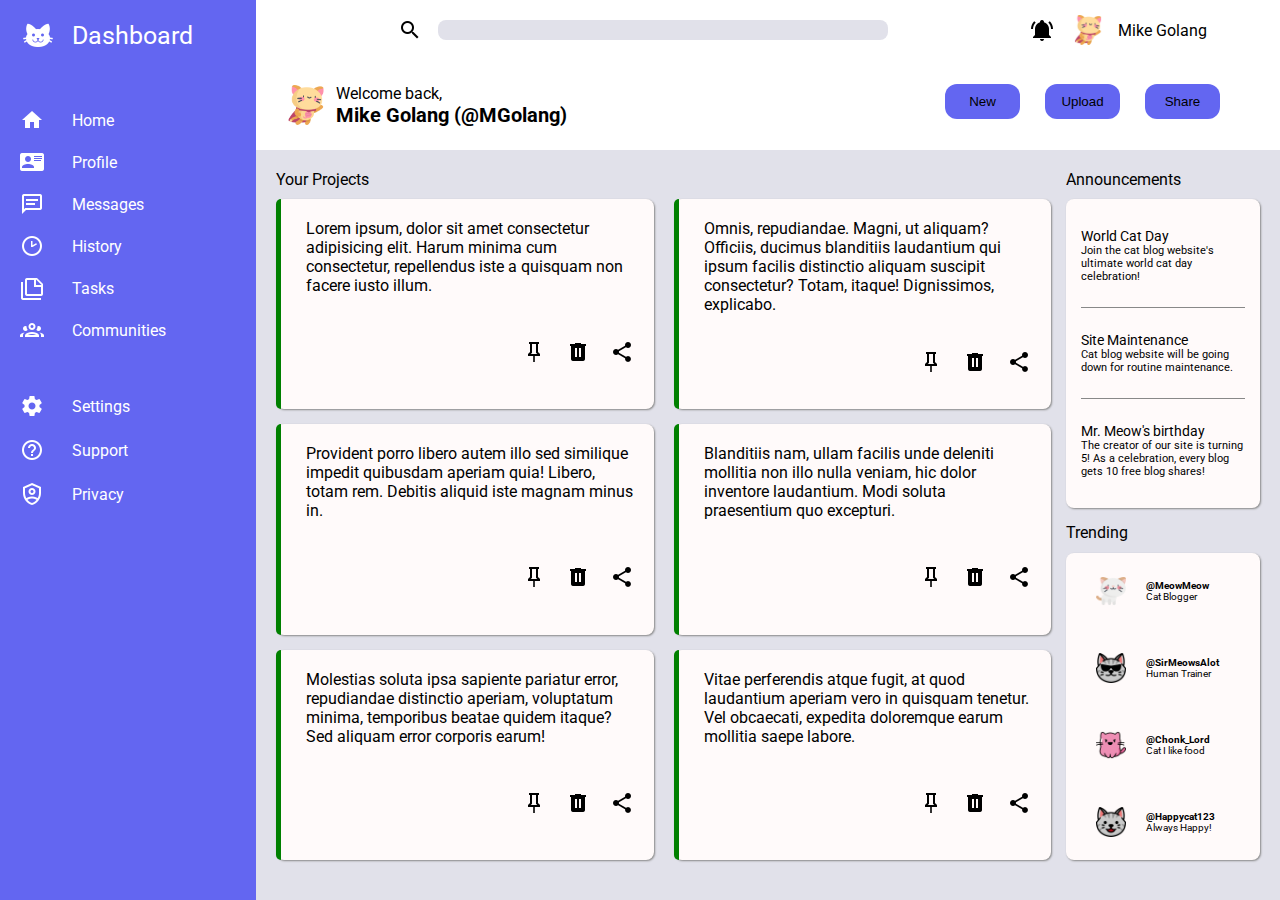
<file: index.html>
<!DOCTYPE html>
<html lang="en">
<head>
  <meta charset="UTF-8">
  <meta http-equiv="X-UA-Compatible" content="IE=edge">
  <meta name="viewport" content="width=device-width, initial-scale=1.0">
  <title>Document</title>
  <link rel="stylesheet" href="style.css">
  <link rel="preconnect" href="https://fonts.googleapis.com">
  <link rel="preconnect" href="https://fonts.gstatic.com" crossorigin>
  <link href="https://fonts.googleapis.com/css2?family=Roboto:wght@300&display=swap" rel="stylesheet"> 
</head>
<body>
  <div class="container">
    <div class="sidebar">
      <div class="logo"><img src="images/cat.png" alt="cat">  Dashboard</div>

      <div class="actions">
        <div class="sidebar-link">
          <img src="images/home.png" alt="home">Home
        </div>
        <div class="sidebar-link"><img src="images/profile.png" alt="profile">Profile</div>
        <div class="sidebar-link"><img src="images/message.png" alt="message">Messages</div>
        <div class="sidebar-link"><img src="images/history.png" alt="history"> History</div>
        <div class="sidebar-link"><img src="images/tasks.png" alt="tasks">Tasks</div>
        <div class="sidebar-link"><img src="images/communities.png" alt="communities">Communities</div>
      </div>
      <div class="misc">
        <div class="sidebar-link"><img src="images/settings.png" alt="settings">Settings</div>
        <div class="sidebar-link"><img src="images/questions.png" alt="support">Support</div>
        <div class="sidebar-link"><img src="images/privacy.png" alt="privacy"> Privacy</div>
      </div>
      
    </div>

    <div class="nav-bar">
      <div class="nav-top">
        <div class="search">
          <img src="images/magnify.png" alt="search_icon">
          <input type="text" name="search_bar" id="search_bar">
        </div>
        <div class="top-bar-misc">
          <img src="images/notification.png" alt="notification">
          <img class="profile-picture-small" src="images/cat-pfp.png" alt="profile-picture">
          Mike Golang
        </div>
      </div>
      <div class="nav-bottom">
        <div class="user">
          <img class="profile-picture-big" src="images/cat-pfp.png" alt="profile-picture">
          <div>Welcome back, <br><span class="name"> Mike Golang (@MGolang)</span></div>
        </div>
        <div class="nav-buttons">
          <button class="nav-button">New</button>
          <button class="nav-button">Upload</button>
          <button class="nav-button">Share</button>
        </div>
      </div>
    </div>

    <div class="content">
      <div class="projects">
        <div class="projects-title">Your Projects</div>
        <div class="projects-container">
          <div class="project-card">Lorem ipsum, dolor sit amet consectetur adipisicing elit. Harum minima cum consectetur, repellendus iste a quisquam non facere iusto illum.
            <div class="card-action-block">
              <img src="images/pin.png" alt="pin">
              <img src="images/delete.png" alt="delete">
              <img src="images/share.png" alt="share">
            </div>
          </div>
          <div class="project-card">Omnis, repudiandae. Magni, ut aliquam? Officiis, ducimus blanditiis laudantium qui ipsum facilis distinctio aliquam suscipit consectetur? Totam, itaque! Dignissimos, explicabo.
            <div class="card-action-block">
              <img src="images/pin.png" alt="pin">
              <img src="images/delete.png" alt="delete">
              <img src="images/share.png" alt="share">
            </div>
          </div>
          <div class="project-card">Provident porro libero autem illo sed similique impedit quibusdam aperiam quia! Libero, totam rem. Debitis aliquid iste magnam minus in.
            <div class="card-action-block">
              <img src="images/pin.png" alt="pin">
              <img src="images/delete.png" alt="delete">
              <img src="images/share.png" alt="share">
            </div>
          </div>
          <div class="project-card">Blanditiis nam, ullam facilis unde deleniti mollitia non illo nulla veniam, hic dolor inventore laudantium. Modi soluta praesentium quo excepturi.
            <div class="card-action-block">
              <img src="images/pin.png" alt="pin">
              <img src="images/delete.png" alt="delete">
              <img src="images/share.png" alt="share">
            </div>
          </div>
          <div class="project-card">Molestias soluta ipsa sapiente pariatur error, repudiandae distinctio aperiam, voluptatum minima, temporibus beatae quidem itaque? Sed aliquam error corporis earum!
            <div class="card-action-block">
              <img src="images/pin.png" alt="pin">
              <img src="images/delete.png" alt="delete">
              <img src="images/share.png" alt="share">
            </div>
          </div>
          <div class="project-card">Vitae perferendis atque fugit, at quod laudantium aperiam vero in quisquam tenetur. Vel obcaecati, expedita doloremque earum mollitia saepe labore.
            <div class="card-action-block">
              <img src="images/pin.png" alt="pin">
              <img src="images/delete.png" alt="delete">
              <img src="images/share.png" alt="share">
            </div>
          </div>
        </div>
      </div>
      <div class="announcements">Announcements
        <div class="announcement-container">
          <div class="announcement">
            <div class="announcement-title">World Cat Day</div>
            <div class="announcement-body">Join the cat blog website's ultimate world cat day celebration!</div>
          </div>
          <div class="separator"></div>
          <div class="announcement">
            <div class="announcement-title">Site Maintenance</div>
            <div class="announcement-body">Cat blog website will be going down for routine maintenance.</div>
          </div>
          <div class="separator"></div>
          <div class="announcement">
            <div class="announcement-title">Mr. Meow's birthday</div>
            <div class="announcement-body">The creator of our site is turning 5! As a celebration, every blog gets 10 free blog shares!</div>
          </div>
        </div>
      </div>
      <div class="trending">Trending
        <div class="trending-container">
          <div class="user">
            <img class="trending-user-image" src="images/cat2.png" alt="">
            <div class="username">@MeowMeow<div class="user-description">Cat Blogger</div></div>
            
          </div>
          <div class="user">
            <img class="trending-user-image" src="images/cat3.png" alt="">
            <div class="username">@SirMeowsAlot<div class="user-description">Human Trainer</div></div>
            
          </div>
          <div class="user">
            <img class="trending-user-image" src="images/cat4.png" alt="">
            <div class="username">@Chonk_Lord<div class="user-description">Cat I like food</div></div>
          </div>
          <div class="user">
            <img class="trending-user-image" src="images/cat1.png" alt="">
            <div class="username">@Happycat123<div class="user-description">Always Happy!</div></div>
          </div>
        </div>
      </div>
    </div>
  </div>
</body>
</html>
</file>
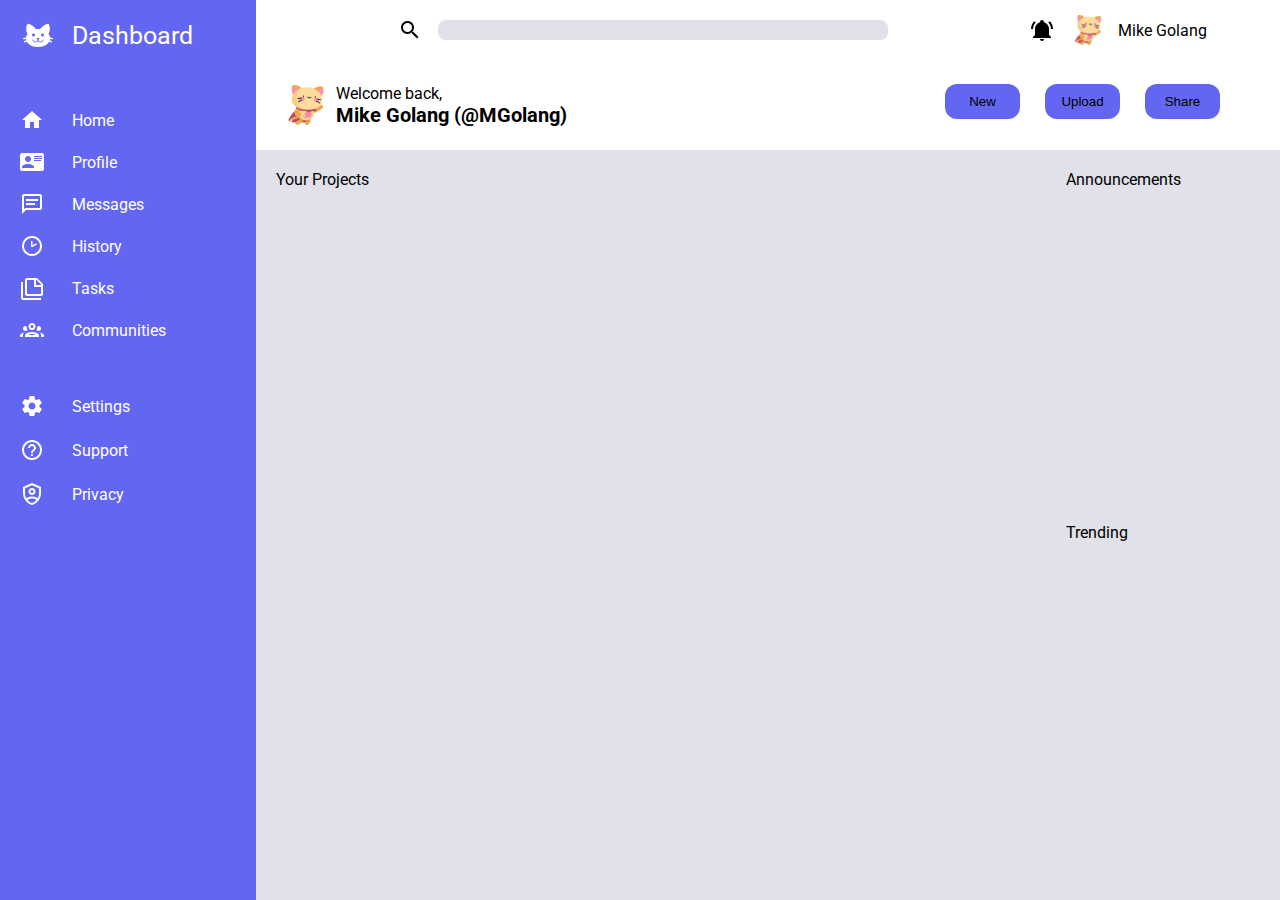
<file: admindashboard.html>
<!DOCTYPE html>
<html lang="en">
<head>
  <meta charset="UTF-8">
  <meta http-equiv="X-UA-Compatible" content="IE=edge">
  <meta name="viewport" content="width=device-width, initial-scale=1.0">
  <title>Document</title>
  <link rel="stylesheet" href="style.css">
  <link rel="preconnect" href="https://fonts.googleapis.com">
  <link rel="preconnect" href="https://fonts.gstatic.com" crossorigin>
  <link href="https://fonts.googleapis.com/css2?family=Roboto:wght@300&display=swap" rel="stylesheet"> 
</head>
<body>
  <div class="container">
    <div class="sidebar">
      <div class="logo"><img src="images/cat.png" alt="cat">  Dashboard</div>

      <div class="actions">
        <div class="sidebar-link"><img src="images/home.png" alt="home">Home</div>
        <div class="sidebar-link"><img src="images/profile.png" alt="profile">Profile</div>
        <div class="sidebar-link"><img src="images/message.png" alt="message">Messages</div>
        <div class="sidebar-link"><img src="images/history.png" alt="history"> History</div>
        <div class="sidebar-link"><img src="images/tasks.png" alt="tasks">Tasks</div>
        <div class="sidebar-link"><img src="images/communities.png" alt="communities">Communities</div>
      </div>
      <div class="misc">
        <div class="sidebar-link"><img src="images/settings.png" alt="settings">Settings</div>
        <div class="sidebar-link"><img src="images/questions.png" alt="support">Support</div>
        <div class="sidebar-link"><img src="images/privacy.png" alt="privacy"> Privacy</div>
      </div>
      
    </div>

    <div class="nav-bar">
      <div class="nav-top">
        <div class="search">
          <img src="images/magnify.png" alt="search_icon">
          <input type="text" name="search_bar" id="search_bar">
        </div>
        <div class="top-bar-misc">
          <img src="images/notification.png" alt="notification">
          <img class="profile-picture-small" src="images/cat-pfp.png" alt="profile-picture">
          Mike Golang
        </div>
      </div>
      <div class="nav-bottom">
        <div class="user">
          <img class="profile-picture-big" src="images/cat-pfp.png" alt="profile-picture">
          <div>Welcome back, <br><span class="name"> Mike Golang (@MGolang)</span></div>
        </div>
        <div class="nav-buttons">
          <button class="nav-button">New</button>
          <button class="nav-button">Upload</button>
          <button class="nav-button">Share</button>
        </div>
      </div>
    </div>

    <div class="content">
      <div class="projects">Your Projects</div>
      <div class="announcements">Announcements</div>
      <div class="trending">Trending</div>
    </div>
  </div>
</body>
</html>
</file>
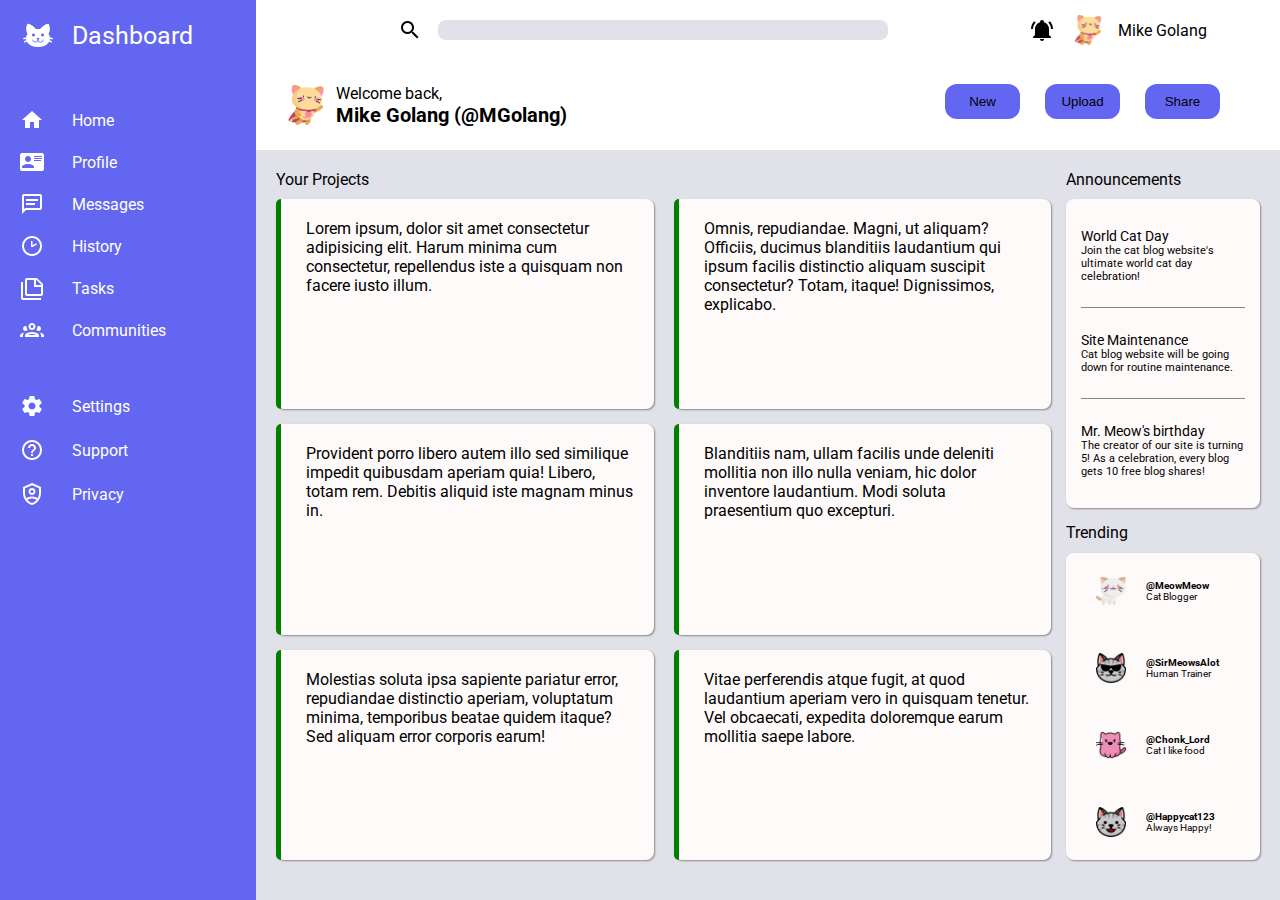
<file: griddashboard.html>
<!DOCTYPE html>
<html lang="en">
<head>
  <meta charset="UTF-8">
  <meta http-equiv="X-UA-Compatible" content="IE=edge">
  <meta name="viewport" content="width=device-width, initial-scale=1.0">
  <title>Document</title>
  <link rel="stylesheet" href="style.css">
  <link rel="preconnect" href="https://fonts.googleapis.com">
  <link rel="preconnect" href="https://fonts.gstatic.com" crossorigin>
  <link href="https://fonts.googleapis.com/css2?family=Roboto:wght@300&display=swap" rel="stylesheet"> 
</head>
<body>
  <div class="container">
    <div class="sidebar">
      <div class="logo"><img src="images/cat.png" alt="cat">  Dashboard</div>

      <div class="actions">
        <div class="sidebar-link"><img src="images/home.png" alt="home">Home</div>
        <div class="sidebar-link"><img src="images/profile.png" alt="profile">Profile</div>
        <div class="sidebar-link"><img src="images/message.png" alt="message">Messages</div>
        <div class="sidebar-link"><img src="images/history.png" alt="history"> History</div>
        <div class="sidebar-link"><img src="images/tasks.png" alt="tasks">Tasks</div>
        <div class="sidebar-link"><img src="images/communities.png" alt="communities">Communities</div>
      </div>
      <div class="misc">
        <div class="sidebar-link"><img src="images/settings.png" alt="settings">Settings</div>
        <div class="sidebar-link"><img src="images/questions.png" alt="support">Support</div>
        <div class="sidebar-link"><img src="images/privacy.png" alt="privacy"> Privacy</div>
      </div>
      
    </div>

    <div class="nav-bar">
      <div class="nav-top">
        <div class="search">
          <img src="images/magnify.png" alt="search_icon">
          <input type="text" name="search_bar" id="search_bar">
        </div>
        <div class="top-bar-misc">
          <img src="images/notification.png" alt="notification">
          <img class="profile-picture-small" src="images/cat-pfp.png" alt="profile-picture">
          Mike Golang
        </div>
      </div>
      <div class="nav-bottom">
        <div class="user">
          <img class="profile-picture-big" src="images/cat-pfp.png" alt="profile-picture">
          <div>Welcome back, <br><span class="name"> Mike Golang (@MGolang)</span></div>
        </div>
        <div class="nav-buttons">
          <button class="nav-button">New</button>
          <button class="nav-button">Upload</button>
          <button class="nav-button">Share</button>
        </div>
      </div>
    </div>

    <div class="content">
      <div class="projects">
        <div class="projects-title">Your Projects</div>
        <div class="projects-container">
          <div class="project-card">Lorem ipsum, dolor sit amet consectetur adipisicing elit. Harum minima cum consectetur, repellendus iste a quisquam non facere iusto illum.</div>
          <div class="project-card">Omnis, repudiandae. Magni, ut aliquam? Officiis, ducimus blanditiis laudantium qui ipsum facilis distinctio aliquam suscipit consectetur? Totam, itaque! Dignissimos, explicabo.</div>
          <div class="project-card">Provident porro libero autem illo sed similique impedit quibusdam aperiam quia! Libero, totam rem. Debitis aliquid iste magnam minus in.</div>
          <div class="project-card">Blanditiis nam, ullam facilis unde deleniti mollitia non illo nulla veniam, hic dolor inventore laudantium. Modi soluta praesentium quo excepturi.</div>
          <div class="project-card">Molestias soluta ipsa sapiente pariatur error, repudiandae distinctio aperiam, voluptatum minima, temporibus beatae quidem itaque? Sed aliquam error corporis earum!</div>
          <div class="project-card">Vitae perferendis atque fugit, at quod laudantium aperiam vero in quisquam tenetur. Vel obcaecati, expedita doloremque earum mollitia saepe labore.</div>
        </div>
      </div>
      <div class="announcements">Announcements
        <div class="announcement-container">
          <div class="announcement">
            <div class="announcement-title">World Cat Day</div>
            <div class="announcement-body">Join the cat blog website's ultimate world cat day celebration!</div>
          </div>
          <div class="separator"></div>
          <div class="announcement">
            <div class="announcement-title">Site Maintenance</div>
            <div class="announcement-body">Cat blog website will be going down for routine maintenance.</div>
          </div>
          <div class="separator"></div>
          <div class="announcement">
            <div class="announcement-title">Mr. Meow's birthday</div>
            <div class="announcement-body">The creator of our site is turning 5! As a celebration, every blog gets 10 free blog shares!</div>
          </div>
        </div>
      </div>
      <div class="trending">Trending
        <div class="trending-container">
          <div class="user">
            <img class="trending-user-image" src="images/cat2.png" alt="">
            <div class="username">@MeowMeow<div class="user-description">Cat Blogger</div></div>
            
          </div>
          <div class="user">
            <img class="trending-user-image" src="images/cat3.png" alt="">
            <div class="username">@SirMeowsAlot<div class="user-description">Human Trainer</div></div>
            
          </div>
          <div class="user">
            <img class="trending-user-image" src="images/cat4.png" alt="">
            <div class="username">@Chonk_Lord<div class="user-description">Cat I like food</div></div>
          </div>
          <div class="user">
            <img class="trending-user-image" src="images/cat1.png" alt="">
            <div class="username">@Happycat123<div class="user-description">Always Happy!</div></div>
          </div>
        </div>
      </div>
    </div>
  </div>
</body>
</html>
</file>
<file: style.css>
* {
    padding: 0;
    margin: 0;
    box-sizing: border-box;
    --theme-colour: #6366f1;
    --theme-colour-dark: #3438ed;
    --background-colour: #e1e1ea;
    --card-colour: #fffafa;
    --box-shadow: 1px 1px 2px #888888;
}

body {
    height: 100vh;
}

.container {
    font-family: 'Roboto', sans-serif;
    display: grid;
    height: 100vh;
    grid-template: 150px 1fr / 1fr 4fr;
}

.sidebar {
    display: grid;
    grid-row: 1 / 3;
    grid-template-rows: 50px 240px 120px 1fr;
    gap: 45px;
    background-color: var(--theme-colour);
    color: white;
    font-size: 16px;
    padding: 10px 30px 0px 20px;
}

.logo, .sidebar-link {
    display: grid;
    grid-template-columns: 1fr 3fr;
    align-items: center;
}

.sidebar-link:hover {
    text-decoration: underline;
    cursor: pointer;
}

.logo {
    font-size: 25px;
}

.actions, .misc {
    display: grid;
    gap: 12px;
}

.nav-bar {
    grid-column: 2;

    display: grid;
    grid-template-rows: 4fr 6fr;
    align-items: center;
}

.nav-top {
    display: grid;
    grid-template-columns: 1fr 250px;
    align-items: center;
}

.search {
    display: grid;
    grid-template-columns: 20px 1fr;
    gap: 20px;
    justify-self: center;
    align-items: center;
}

.top-bar-misc {
    justify-self: end;
    display: grid;
    grid-template-columns: 1fr 1fr 4fr;
    gap: 15px;
    align-items: center;
    padding-right: 50px;
}

input[type="text"] {
    appearance: none;
    -webkit-appearance: none;
    width: 450px;
    height: 20px;
    border: 0px solid;
    background-color: var(--background-colour);
    border-radius: 8px;
    padding-left: 10px;
}

.profile-picture-small {
    width: 30px;
    height: auto;
}

.nav-bottom {
    display: grid;
    grid-template-columns: 1fr 1fr;
}

.user {
    display: grid;
    grid-template-columns: 40px 1fr;
    gap: 20px;
    padding: 0px 30px;
}

.profile-picture-big {
    width: 40px;
    height: auto;
}

.name {
    font-size: 20px;
    font-weight: 700;
}

.nav-buttons {
    justify-self: end;
    padding-right: 60px;
    display: grid;
    gap: 25px;
    grid-template-columns: 1fr 1fr 1fr;
}

.nav-button {
    background-color: var(--theme-colour);
    border: 0px solid;
    border-radius: 12px;
    border-color: var(--theme-colour);
    box-sizing: border-box;
    width: 75px;
    height: 35px;
    padding: 6px 16px;
}

button:hover {
    background-color: var(--theme-colour-dark);
    cursor: pointer;
}

.content {
    padding: 20px 20px 40px 20px;
    grid-column: 2;
    background-color: var(--background-colour);
    display: grid;
    grid-template: 1fr 1fr / 4fr 1fr;
    gap: 15px 15px;
}

.projects {
    grid-row: 1 / 3;
    display: flex;
    flex-direction: column;
    gap: 10px;
}

.projects-container {
    height: 100%;
    display: grid;
    justify-content: space-between ;
    grid-template-rows: repeat(3, 1fr);
    grid-template-columns: repeat(auto-fit, minmax(350px, 1fr));
    gap: 15px 20px;
}

.project-card {
    position: relative;
    height: 1fr;
    width: 1fr; 
    border-radius: 8px;
    padding: 20px 20px 0px 30px;
    background-color: var(--card-colour);
    box-shadow: var(--box-shadow);

    display: grid;
    flex-direction: column;
    justify-content: space-between;
}

.project-card::before {
    position: absolute;
    content: "";
    left: 0px;
    top: 0px;
    height: 100%;
    width: 5px;
    border-radius: 10px 0 0 10px;
    background-color: green;
}

.card-action-block {
    display: flex;
    gap: 20px;
    height: 44px;
    padding: 10px 0px;
    justify-content: end;
}

.card-action-block > img {
    cursor: pointer;
}

.announcements {
    width: 1fr;
    display: flex;
    flex-direction: column;
    gap: 10px;
}

.announcement-container {
    display: flex;
    flex: 1 1 0;
    flex-direction: column;
    justify-content: space-evenly;
    gap: 10px;
    background-color: var(--card-colour);
    padding: 15px 15px;
    border-radius: 8px;
    box-shadow: var(--box-shadow);
}

.announcement-title {
    font-weight: 800px;
    font-size: 14px;
}

.announcement-body {
    font-size: 11px;
}

.separator {
    height: 1px;
    align-items: stretch;
    background-color: #888888;
}

.trending {
    width: 1fr;
    grid-row: 2;
    grid-column: 2;
    
    display: grid;
    grid-template-rows: 20px 1fr;
    gap: 10px;
}

.trending-container {
    display: grid;
    background-color: var(--card-colour);
    border-radius: 8px;
    box-shadow: var(--box-shadow);
}

.user {
    display: grid;
    grid-template-columns: 30px 1fr;
    align-items: center;
}

.trending-user-image {
    grid-column: 1;
    width: 30px;
    height: auto;
}

.username, 
.user-description {
    font-size: 10px;
}

.username {
    font-weight: 700;
    grid-column: 2;
}

.user-description {
    grid-column: 2;
    font-weight: 400;
}
</file>
